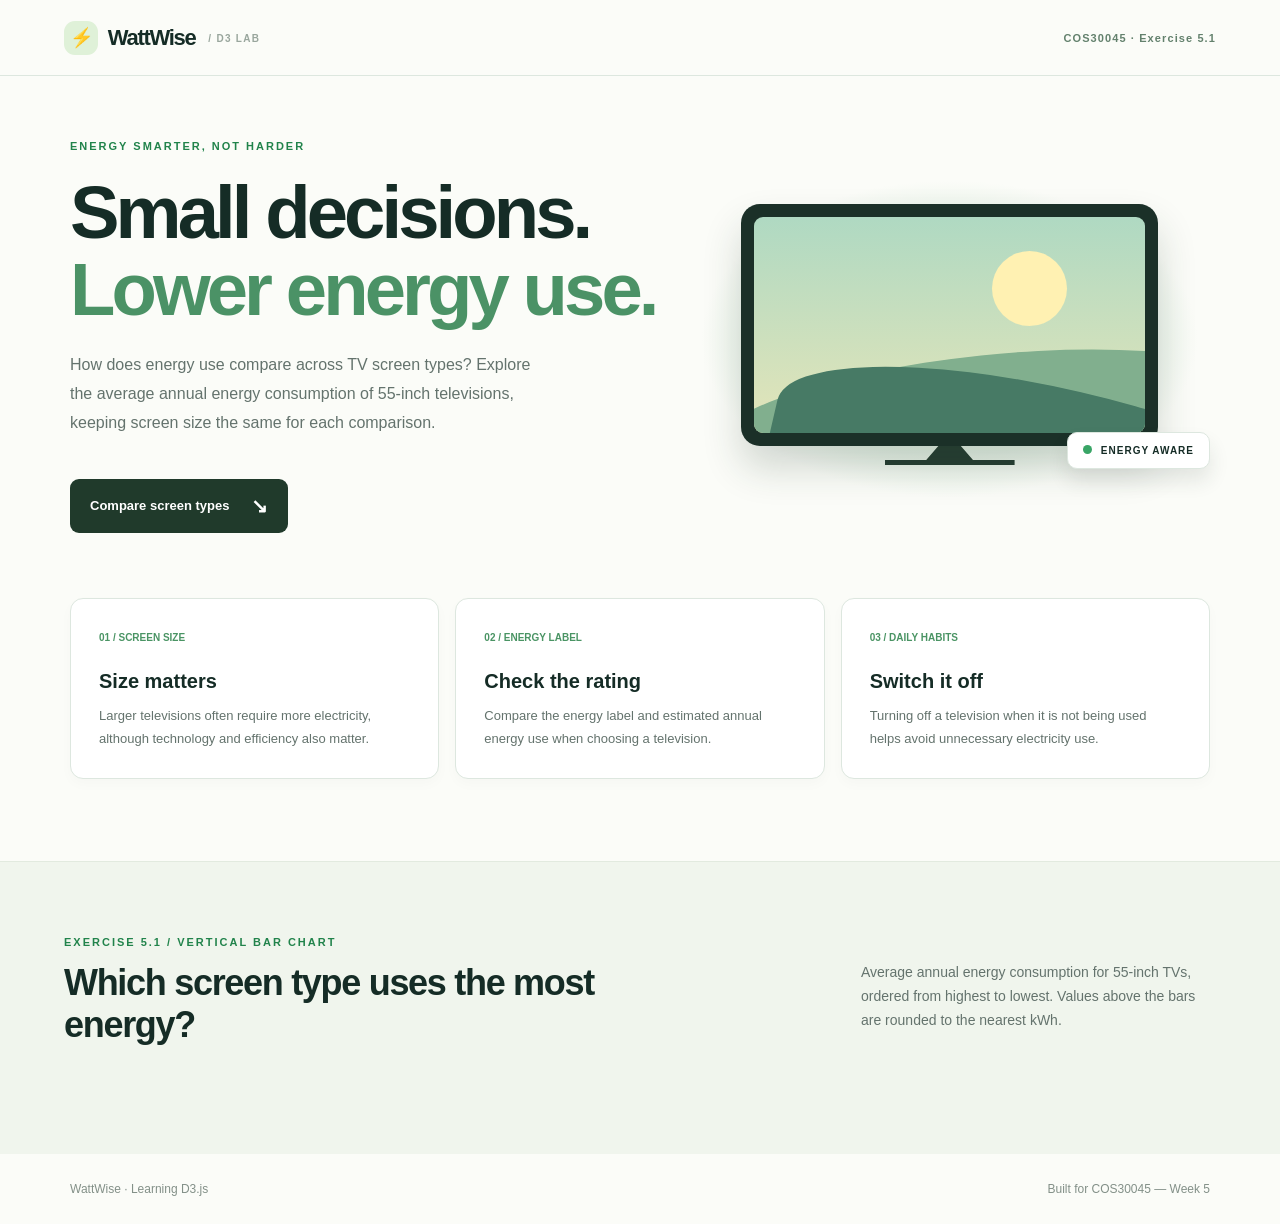
<file: ex5_1/index.html>
<!DOCTYPE html>
<html lang="en">
<head>
  <meta charset="UTF-8">
  <meta name="viewport" content="width=device-width, initial-scale=1.0">
  <meta name="description" content="Exercise 5.1: a responsive D3 vertical bar chart comparing average annual energy consumption for 55-inch TV screen types.">
  <title>TV Energy Guide | Exercise 5.1</title>
  <link rel="stylesheet" href="css/style.css">
  <!-- Load D3 before the chart code; defer preserves order after HTML parsing. -->
  <script src="https://d3js.org/d3.v7.min.js" defer></script>
  <script src="js/barChart.js" defer></script>
</head>
<body>
  <header class="site-header">
    <a class="brand" href="#home"><span class="brand-mark">⚡</span> WattWise <span class="brand-small">/ D3 LAB</span></a>
    <span class="header-tag">COS30045 · Exercise 5.1</span>
  </header>
  <main id="home">
    <section class="hero">
      <div class="hero-copy">
        <span class="eyebrow">ENERGY SMARTER, NOT HARDER</span>
        <h1>Small decisions.<br><span>Lower energy use.</span></h1>
        <p class="hero-description">How does energy use compare across TV screen types? Explore the average annual energy consumption of 55-inch televisions, keeping screen size the same for each comparison.</p>
        <a class="hero-link" href="#visualisation">Compare screen types <span aria-hidden="true">↘</span></a>
      </div>
      <div class="hero-graphic" aria-hidden="true">
        <div class="glow"></div>
        <div class="tv">
          <div class="tv-screen">
            <div class="hill hill-back"></div>
            <div class="hill hill-front"></div>
            <div class="screen-sun"></div>
          </div>
        </div>
        <div class="tv-stand"></div>
        <div class="energy-tag"><span class="energy-dot"></span> ENERGY AWARE</div>
      </div>
    </section>
    <section class="insights" aria-label="Energy tips">
      <article class="insight-card">
        <span class="card-number">01 / SCREEN SIZE</span>
        <h2>Size matters</h2>
        <p>Larger televisions often require more electricity, although technology and efficiency also matter.</p>
      </article>
      <article class="insight-card">
        <span class="card-number">02 / ENERGY LABEL</span>
        <h2>Check the rating</h2>
        <p>Compare the energy label and estimated annual energy use when choosing a television.</p>
      </article>
      <article class="insight-card">
        <span class="card-number">03 / DAILY HABITS</span>
        <h2>Switch it off</h2>
        <p>Turning off a television when it is not being used helps avoid unnecessary electricity use.</p>
      </article>
    </section>
    <section class="lab-section" id="visualisation" aria-labelledby="lab-title">
      <div class="lab-heading">
        <div>
          <span class="panel-kicker">EXERCISE 5.1 / VERTICAL BAR CHART</span>
          <h2 id="lab-title">Which screen type uses the most energy?</h2>
        </div>
        <p>Average annual energy consumption for 55-inch TVs, ordered from highest to lowest. Values above the bars are rounded to the nearest kWh.</p>
      </div>
      <!-- A unique target keeps this chart separate from later exercises. -->
      <div id="bar-chart" class="responsive-svg-container"></div>
      <p id="chart-error" role="alert" hidden></p>
      <noscript><p>Enable JavaScript to display the screen type energy chart.</p></noscript>
    </section>
  </main>
  <footer><span>WattWise · Learning D3.js</span><span>Built for COS30045 — Week 5</span></footer>
</body>
</html>
</file>
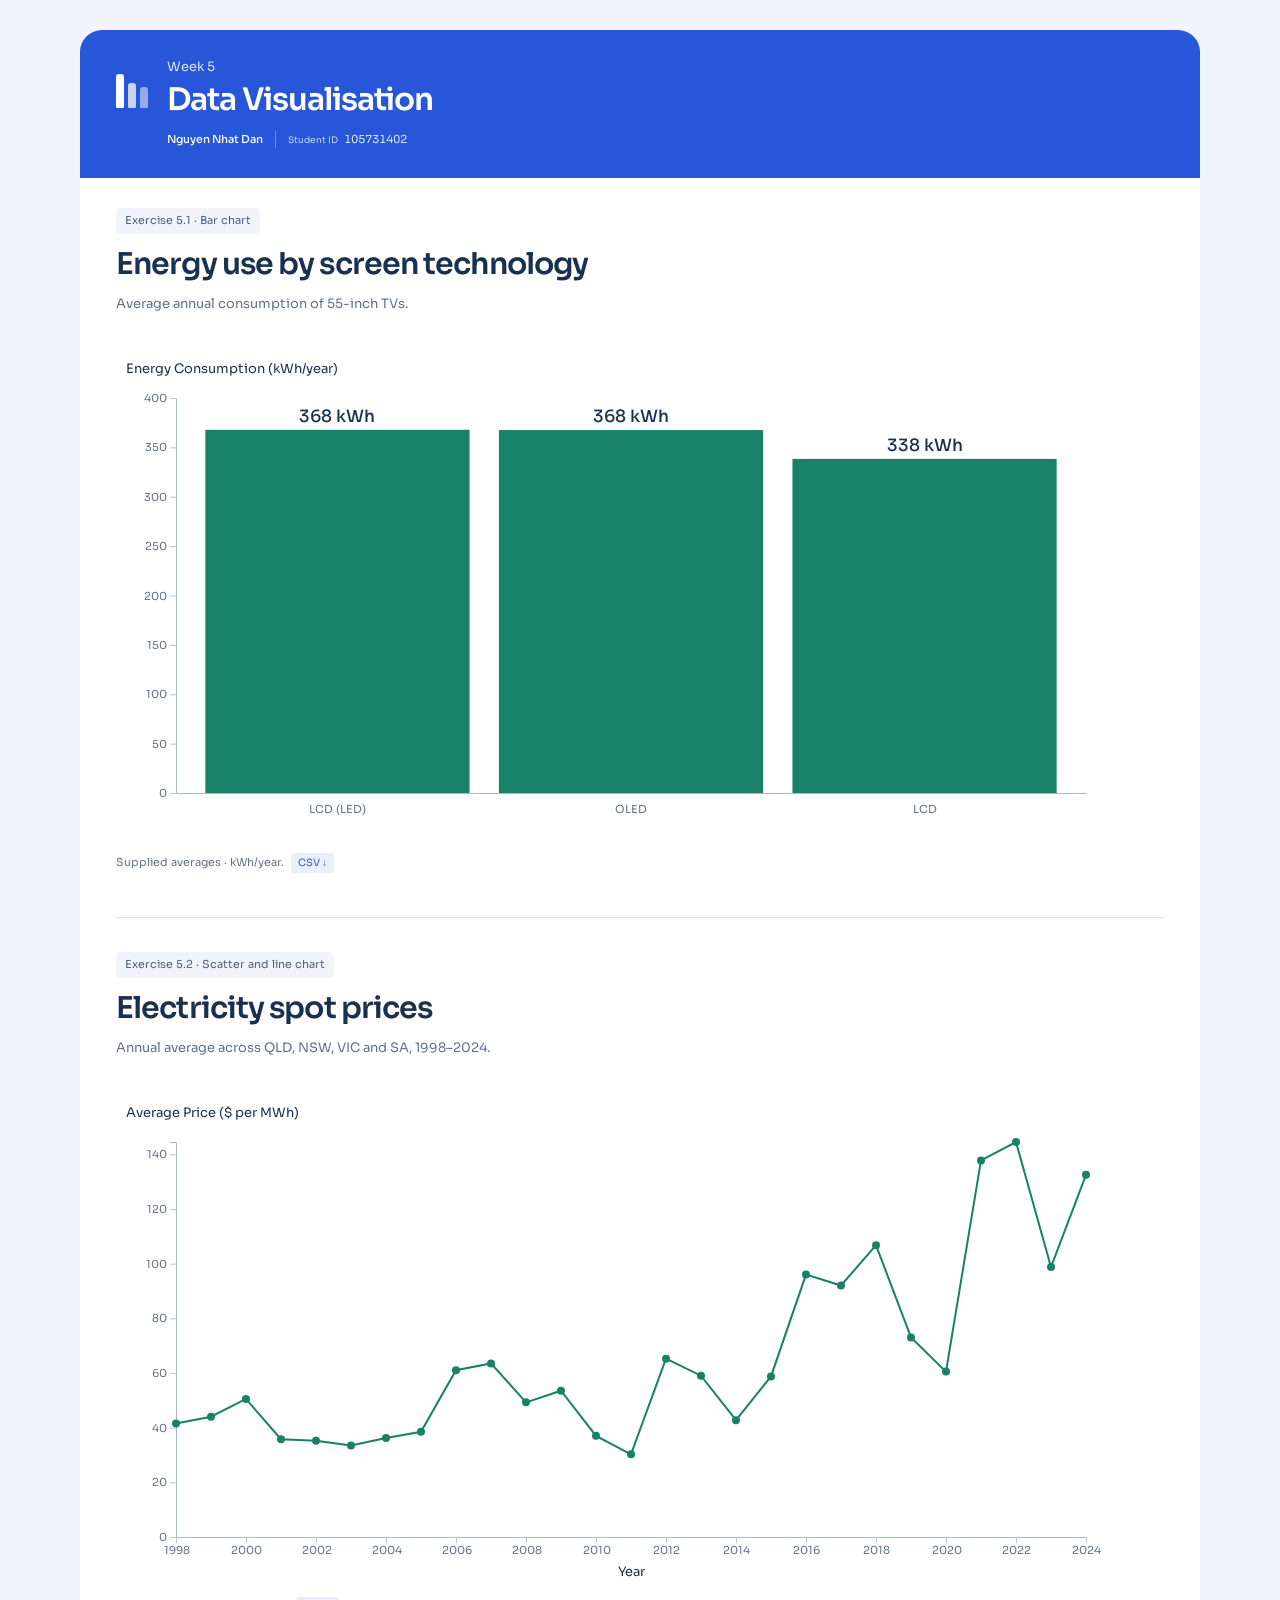
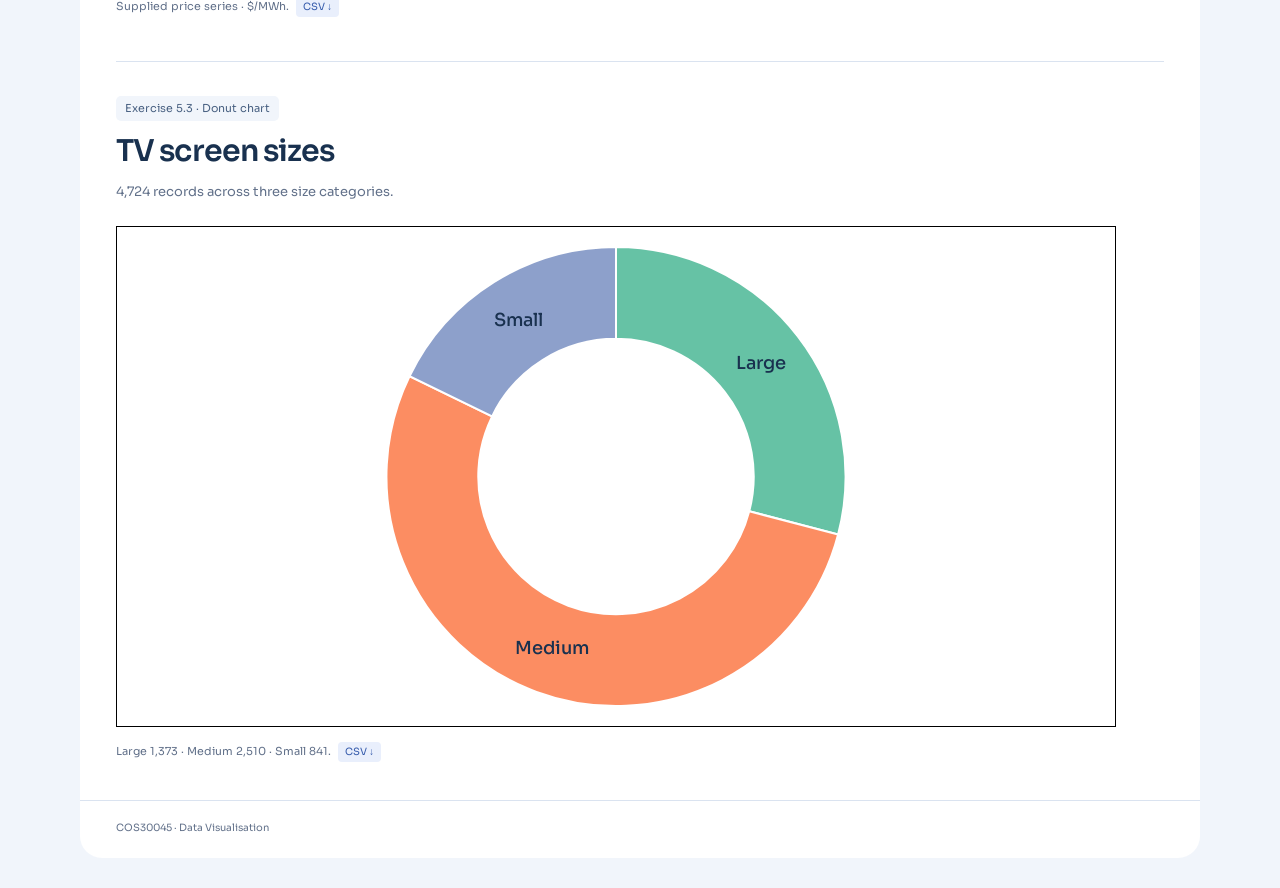
<file: ex5_3/index.html>
<!doctype html>
<html lang="en">
<head>
  <meta charset="utf-8">
  <meta name="viewport" content="width=device-width, initial-scale=1">
  <meta name="description" content="COS30045 final Week 5 data visualisation exercises.">
  <title>Week 5 - Data Visualisation</title>
  <link rel="stylesheet" href="assets/site.css">
  <script defer src="assets/d3.v7.min.js"></script><script defer src="js/barChart.js"></script><script defer src="js/lineChart.js"></script><script defer src="js/donutChart.js"></script>
</head>
<body class="week-5 standalone">
  <a class="skip-link" href="#main">Skip to charts</a>
  <header class="site-header">
    <div class="site-identity">
      <h1 class="site-title"><a href="#main"><span class="brand-mark" aria-hidden="true"><i></i><i></i><i></i></span><span><span class="demo-name">Week 5</span><span class="demo-subject">Data Visualisation</span></span></a></h1>
      <p class="author-credit"><span class="author-name">Nguyen Nhat Dan</span><span class="author-id"><span class="author-id-label">Student ID</span> <span>105731402</span></span></p>
    </div>
    
  </header>
  <main id="main">
    <section class="exercise" aria-labelledby="energy-heading">
      <p class="kicker">Exercise 5.1 · Bar chart</p>
      <h2 id="energy-heading">Energy use by screen technology</h2>
      <p class="subtitle">Average annual consumption of 55-inch TVs.</p>
      <div id="bar-chart" class="chart" tabindex="0" aria-label="Screen technology bar chart, horizontally scrollable on small screens"></div>
      <p id="chart-error" class="error" role="alert" hidden></p>
      <p class="source note-mobile">Supplied averages · kWh/year. <a class="data-link" href="data/screenTypeEnergy55inch.csv" download>CSV ↓</a></p>
    </section>
    <section class="exercise" aria-labelledby="price-heading">
      <p class="kicker">Exercise 5.2 · Scatter and line chart</p>
      <h2 id="price-heading">Electricity spot prices</h2>
      <p class="subtitle">Annual average across QLD, NSW, VIC and SA, 1998–2024.</p>
      <div id="line-chart" class="chart" tabindex="0" aria-label="Electricity price line chart, horizontally scrollable on small screens"></div>
      <p id="line-chart-error" class="error" role="alert" hidden></p>
      <p class="source note-mobile">Supplied price series · $/MWh. <a class="data-link" href="data/ARE_Spot_Prices.csv" download>CSV ↓</a></p>
    </section>
    <section class="exercise" aria-labelledby="size-heading">
      <p class="kicker">Exercise 5.3 · Donut chart</p>
      <h2 id="size-heading">TV screen sizes</h2>
      <p class="subtitle">4,724 records across three size categories.</p>
      <div id="donut-chart" class="chart" tabindex="0" aria-label="TV screen size donut chart, horizontally scrollable on small screens"></div>
      <p id="donut-chart-error" class="error" role="alert" hidden></p>
      <p class="source note-mobile">Large 1,373 · Medium 2,510 · Small 841. <a class="data-link" href="data/sizeCount.csv" download>CSV ↓</a></p>
    </section>
    <noscript><p>Enable JavaScript to display the charts.</p></noscript>
  </main>
  <footer><span>COS30045 · Data Visualisation</span></footer>
</body>
</html>
</file>
<file: ex5_1/css/style.css>
:root {
  --ink: #152c26;
  --muted: #64736d;
  --green: #21834b;
  --line: #dde7df;
  --paper: #fbfcf8;
}

* {
  box-sizing: border-box;
}

html {
  scroll-behavior: smooth;
}

body {
  margin: 0;
  background: var(--paper);
  color: var(--ink);
  font-family: Arial, Helvetica, sans-serif;
}

a {
  color: inherit;
}

/* Existing Energy Consumption website layout. */
.site-header {
  height: 76px;
  display: flex;
  justify-content: space-between;
  align-items: center;
  padding: 0 max(5%, calc((100% - 1200px) / 2));
  border-bottom: 1px solid var(--line);
}

.brand {
  text-decoration: none;
  font-size: 22px;
  font-weight: 800;
  letter-spacing: -1.3px;
}

.brand-mark {
  display: inline-flex;
  align-items: center;
  justify-content: center;
  background: #dff1d8;
  width: 34px;
  height: 34px;
  border-radius: 11px;
  font-size: 19px;
  margin-right: 5px;
}

.brand-small {
  color: #99a69d;
  font-size: 10px;
  letter-spacing: 1.3px;
  margin-left: 8px;
  vertical-align: middle;
}

.header-tag {
  font-size: 11px;
  letter-spacing: 1.1px;
  font-weight: 700;
  color: #63816d;
}

.hero {
  max-width: 1200px;
  margin: auto;
  min-height: 470px;
  display: grid;
  grid-template-columns: 1.07fr 0.93fr;
  align-items: center;
  gap: 20px;
  padding: 60px 30px 65px;
}

.eyebrow,
.panel-kicker {
  font-size: 11px;
  font-weight: 800;
  letter-spacing: 2px;
  color: var(--green);
}

h1 {
  font-size: clamp(46px, 5.8vw, 76px);
  line-height: 1.04;
  letter-spacing: -3.9px;
  margin: 20px 0 23px;
}

h1 span {
  color: #4b9266;
}

.hero-description {
  max-width: 485px;
  font-size: 16px;
  line-height: 1.8;
  color: var(--muted);
}

.hero-link {
  margin-top: 25px;
  display: inline-flex;
  gap: 22px;
  align-items: center;
  background: #203a2b;
  color: white;
  padding: 15px 20px;
  text-decoration: none;
  border-radius: 9px;
  font-weight: 700;
  font-size: 13px;
}

.hero-link span {
  font-size: 20px;
}

.hero-graphic {
  min-height: 330px;
  position: relative;
  display: flex;
  flex-direction: column;
  align-items: center;
  justify-content: center;
}

.glow {
  position: absolute;
  inset: 10px 10px 0;
  background: radial-gradient(ellipse, #d7ebd8 0%, #e8f3e8 52%, transparent 70%);
  border-radius: 50%;
}

.tv {
  position: relative;
  z-index: 2;
  background: #1b3028;
  padding: 13px;
  border-radius: 19px;
  width: 80%;
  max-width: 420px;
  box-shadow: 0 22px 38px #203b2930;
  aspect-ratio: 1.72;
}

.tv-screen {
  position: relative;
  height: 100%;
  overflow: hidden;
  border-radius: 9px;
  background: linear-gradient(#afd9c2, #e4e5b9);
}

.screen-sun {
  position: absolute;
  top: 16%;
  right: 20%;
  width: 75px;
  height: 75px;
  border-radius: 50%;
  background: #fff1b2;
}

.hill {
  position: absolute;
  border-radius: 50% 50% 0 0;
  width: 150%;
  height: 70%;
  left: -15%;
}

.hill-back {
  background: #81af8e;
  bottom: -34%;
  transform: rotate(-6deg);
}

.hill-front {
  background: #477a65;
  bottom: -50%;
  left: 4%;
  transform: rotate(13deg);
}

.tv-stand {
  z-index: 1;
  width: 130px;
  height: 20px;
  background: #263d32;
  clip-path: polygon(42% 0, 58% 0, 68% 75%, 100% 75%, 100% 100%, 0 100%, 0 75%, 32% 75%);
  margin-top: -1px;
}

.energy-tag {
  position: absolute;
  z-index: 3;
  right: 0;
  bottom: 30px;
  background: #fff;
  padding: 12px 15px;
  border: 1px solid var(--line);
  box-shadow: 0 12px 20px #273a2d1c;
  border-radius: 10px;
  font-size: 10px;
  font-weight: 800;
  letter-spacing: 1px;
}

.energy-dot {
  display: inline-block;
  width: 9px;
  height: 9px;
  background: #39a566;
  border-radius: 50%;
  margin-right: 5px;
}

.insights {
  max-width: 1200px;
  margin: auto;
  display: grid;
  grid-template-columns: repeat(3, 1fr);
  gap: 16px;
  padding: 0 30px 82px;
}

.insight-card {
  border: 1px solid var(--line);
  background: white;
  padding: 28px;
  border-radius: 13px;
  box-shadow: 0 5px 13px #263b2b06;
}

.card-number {
  font-size: 10px;
  color: #4a9464;
  font-weight: 800;
}

.insight-card h2 {
  font-size: 20px;
  margin: 25px 0 12px;
}

.insight-card p {
  font-size: 13px;
  color: var(--muted);
  line-height: 1.75;
  margin: 0;
}

/* Exercise 5.1: keep the chart within the existing energy guide layout. */
.lab-section {
  background: #f0f5ed;
  border-top: 1px solid #e2eadf;
  padding: 70px max(5%, calc((100% - 1200px) / 2)) 80px;
}

.lab-heading {
  display: flex;
  gap: 50px;
  align-items: end;
  justify-content: space-between;
  max-width: 1200px;
  margin: 0 auto 28px;
}

.lab-heading h2 {
  font-size: 36px;
  letter-spacing: -1.3px;
  margin: 12px 0 0;
  max-width: 620px;
}

.lab-heading p {
  max-width: 355px;
  font-size: 14px;
  line-height: 1.7;
  color: var(--muted);
  flex-shrink: 0;
}

/* Centre the chart and limit its width within the page layout. */
.responsive-svg-container {
  margin-right: auto;
  margin-left: auto;
  width: 100%;
  max-width: 1000px;
  background: white;
}

/* The viewBox scales bars, axes and labels together without changing proportions. */
.responsive-svg-container svg {
  display: block;
  width: 100%;
  height: auto;
}

.responsive-svg-container text {
  fill: var(--ink);
  font-size: 13px;
}

.responsive-svg-container .bar {
  fill: green;
}

.responsive-svg-container .x-axis text {
  font-size: 17px;
}

.responsive-svg-container .axis-label {
  font-size: 18px;
}

.responsive-svg-container .value-label {
  font-size: 15px;
}

footer {
  max-width: 1200px;
  margin: auto;
  padding: 28px 30px;
  display: flex;
  justify-content: space-between;
  color: #839088;
  font-size: 12px;
}

@media (max-width: 750px) {
  .site-header {
    padding: 0 20px;
  }

  .header-tag {
    display: none;
  }

  .hero {
    grid-template-columns: 1fr;
    padding: 55px 20px;
  }

  .hero-graphic {
    min-height: 290px;
  }

  .insights {
    grid-template-columns: 1fr;
    padding: 0 20px 55px;
  }

  .lab-section {
    padding: 55px 20px;
  }

  .lab-heading {
    display: block;
  }

  /* Compensate for the SVG shrinking so chart labels remain legible on phones. */
  .responsive-svg-container .x-axis text,
  .responsive-svg-container .value-label,
  .responsive-svg-container .axis-label {
    font-size: 30px;
  }

  .responsive-svg-container .y-axis text {
    font-size: 26px;
  }

  h1 {
    letter-spacing: -2px;
  }

  footer {
    padding: 28px 20px;
  }
}
</file>
<file: ex5_3/assets/site.css>
@font-face {
  font-family: "Sora";
  src: url("fonts/Sora-Variable.ttf") format("truetype");
  font-weight: 100 800;
  font-style: normal;
  font-display: swap;
}

:root {
  color-scheme: light;
  --canvas: #f1f5fb;
  --paper: #ffffff;
  --ink: #19314f;
  --muted: #62718a;
  --accent: #2856d8;
  --mist: #e9effc;
  --line: #dae3f0;
  --font: "Sora", "Trebuchet MS", sans-serif;
}

* { box-sizing: border-box; }
body { margin: 0; padding: 30px 24px 0; background: var(--canvas); color: var(--ink); font: 14px/1.6 var(--font); }
a { color: inherit; text-underline-offset: 4px; }
a:hover { color: var(--accent); }
button, a { -webkit-tap-highlight-color: transparent; }
:focus-visible { outline: 3px solid #527df2; outline-offset: 4px; }
[hidden] { display: none !important; }
.skip-link { position: absolute; top: -80px; left: 24px; padding: 10px; background: white; z-index: 10; }
.skip-link:focus { top: 8px; }
.site-header, main, footer { width: min(100%, 1120px); margin-inline: auto; }

.site-header {
  display: flex;
  justify-content: space-between;
  align-items: center;
  gap: 24px;
  padding: 30px 36px;
  background: var(--accent);
  color: white;
  border-radius: 22px 22px 0 0;
}
.site-title { margin: 0; font-size: 31px; line-height: 1.15; font-weight: 600; letter-spacing: -1.1px; }
.site-title a { display: flex; align-items: center; gap: 17px; text-decoration: none; }
.site-title a:hover { color: white; }
.site-identity { min-width: 0; }
.author-credit { display: flex; flex-wrap: wrap; align-items: baseline; gap: 5px 12px; margin: 13px 0 0; padding-left: 51px; font-size: 11px; line-height: 1.6; letter-spacing: 0; }
.author-name { color: white; font-weight: 500; }
.author-id { display: inline-flex; gap: 6px; align-items: baseline; padding-left: 12px; border-left: 1px solid rgb(255 255 255 / 30%); color: #e2eaff; font-variant-numeric: tabular-nums; white-space: nowrap; }
.author-id-label { color: #c6d7ff; font-size: 9px; }
.demo-name { display: block; margin-bottom: 7px; font-size: 13px; font-weight: 400; letter-spacing: 0; color: #dce6ff; }
.demo-subject { display: block; }
.brand-mark { display: flex; align-items: flex-end; gap: 4px; width: 34px; height: 38px; flex-shrink: 0; }
.brand-mark i { width: 8px; border-radius: 3px 3px 1px 1px; background: white; }
.brand-mark i:nth-child(1) { height: 34px; }
.brand-mark i:nth-child(2) { height: 24.45px; opacity: .75; }
.brand-mark i:nth-child(3) { height: 21px; opacity: .5; }
.week-nav { display: flex; gap: 7px; flex-shrink: 0; }
.week-nav a { min-width: 108px; padding: 12px 16px; border-radius: 10px; color: white; text-decoration: none; background: rgb(255 255 255 / 9%); font-size: 15px; font-weight: 500; transition: background-color 150ms ease; }
.week-nav a:hover { background: rgb(255 255 255 / 19%); }
.week-nav a[aria-current="page"] { background: white; color: var(--accent); }
.week-topic { display: block; margin-top: 3px; font-size: 10px; font-weight: 400; opacity: .84; }
.site-header :focus-visible { outline-color: white; }

main { min-height: 360px; padding: 30px 36px 38px; background: var(--paper); }
.stage-nav { display: flex; flex-wrap: wrap; gap: 6px; margin: -4px 0 30px; padding-bottom: 23px; border-bottom: 1px solid var(--line); font-size: 12px; }
.stage-nav a { padding: 7px 10px; color: var(--muted); border-radius: 6px; text-decoration: none; }
.stage-nav a:hover { background: #f4f7fd; color: var(--accent); }
.stage-nav a[aria-current="page"] { color: var(--accent); background: var(--mist); font-weight: 600; }
.stage-number { margin-right: 5px; font-variant-numeric: tabular-nums; opacity: .7; }
.exercise + .exercise { margin-top: 44px; padding-top: 34px; border-top: 1px solid var(--line); }
.kicker { display: inline-block; margin: 0 0 12px; padding: 4px 9px; border-radius: 5px; color: #496182; background: #f1f5fb; font-size: 11px; font-weight: 400; }
h2 { max-width: 30ch; margin: 0; font-size: clamp(24px, 2.8vw, 30px); line-height: 1.25; font-weight: 600; letter-spacing: -.9px; }
.subtitle { max-width: 65ch; margin: 10px 0 22px; color: var(--muted); font-size: 13px; line-height: 1.75; }
.chart { width: 100%; max-width: 1000px; min-width: 0; margin-top: 22px; }
.chart svg { display: block; width: 100%; height: auto; font-family: var(--font); overflow: visible; }
.brand-section { display: grid; grid-template-columns: 230px minmax(0, 1fr); grid-template-rows: auto 1fr; column-gap: 48px; }
.exercise-intro { grid-column: 1; grid-row: 1; padding-top: 14px; }
.brand-section .source { grid-column: 1; grid-row: 2; align-self: end; margin-bottom: 10px; }
.brand-section .error { grid-column: 1; }
.brand-chart { grid-column: 2; grid-row: 1 / span 2; max-width: 590px; margin: 0 auto; }
.brand-chart text { font-size: 12px; fill: var(--ink); }
.brand-chart .bar-and-label rect { fill: var(--accent); transition: opacity 120ms ease; }
.week6-chart { max-width: 900px; }
.axis-label { font: 13px var(--font); fill: var(--ink); }
.x-axis, .y-axis { color: var(--muted); font: 11px var(--font); }
.x-axis .domain, .y-axis .domain { stroke: #a9b8ca; }
.x-axis .tick line, .y-axis .tick line { stroke: #b8c5d5; }
.value-label { font-size: 17px; font-weight: 500; fill: var(--ink); }
.donut-label { font-size: 18px; font-weight: 500; fill: #19314f; }
.legend text { font: 12px var(--font); fill: var(--ink); }
#bar-chart .bar { fill: #198166; transition: opacity 120ms ease; }
.price-line { stroke: #198166; stroke-width: 2px; }
.price-point { fill: #198166; }
#histogram rect { fill: #64758c; }
.chart-tools { display: flex; align-items: center; flex-wrap: wrap; gap: 12px 18px; margin-top: 20px; }
#filters_screen { display: flex; gap: 4px; flex-wrap: wrap; padding: 5px; border-radius: 10px; background: #f0f4fb; }
.filter { border: none; border-radius: 7px; padding: 8px 17px; background: transparent; color: var(--muted); cursor: pointer; font: 12px/1.4 var(--font); transition: background-color 150ms ease, color 150ms ease; }
.filter:hover { color: var(--accent); background: white; }
.filter.active { color: white; background: var(--accent); }
#filter-count { font-size: 12px; color: var(--muted); font-variant-numeric: tabular-nums; }
.tooltip text { font: 13px var(--font); }
.tooltip rect { fill: var(--ink); }
.source, .note { max-width: 78ch; margin: 15px 0 0; font-size: 11px; line-height: 1.8; color: var(--muted); }
.data-link { display: inline-block; margin-left: 4px; padding: 1px 7px; border-radius: 4px; background: var(--mist); color: #345aab; font-size: 10px; text-decoration: none; white-space: nowrap; }
.data-link:hover { background: #dce7ff; }
.error { padding: 12px 0; color: #9a2929; }
footer { display: flex; justify-content: space-between; flex-wrap: wrap; gap: 8px 20px; margin-bottom: 30px; padding: 19px 36px 22px; border-top: 1px solid var(--line); border-radius: 0 0 22px 22px; background: white; color: var(--muted); font-size: 10px; }
footer a { text-decoration-color: #b6c4d9; }
.svg-study { max-width: 1000px; margin-top: 24px; overflow: hidden; border-radius: 10px; }
.svg-study svg { display: block; width: 100%; height: auto; }
.window { fill: #9ed8f5; stroke: #263238; stroke-width: 4; }
.flower-stem { stroke: #2f6b35; stroke-width: 3; }
.flower { fill: #f46b8a; }
.leaf { fill: #4e984d; }

@media (hover: hover) {
  .brand-chart:hover .bar-and-label:not(:hover) rect { opacity: .45; }
  .brand-chart .bar-and-label:hover text { font-weight: 600; fill: var(--accent); }
  #bar-chart .bar:hover { opacity: .75; }
}
@media (max-width: 980px) {
  .site-header { flex-wrap: wrap; }
  .week-nav { width: 100%; }
  .week-nav a { flex: 1; }
  .brand-section { grid-template-columns: 190px minmax(0, 1fr); column-gap: 24px; }
}
@media (max-width: 740px) {
  body { padding: 16px 14px 0; }
  .site-header { padding: 25px 24px; border-radius: 16px 16px 0 0; }
  .site-title { font-size: 28px; }
  main { padding: 25px 24px 30px; }
  .brand-section { display: block; }
  .exercise-intro { padding-top: 0; }
  .brand-chart { margin-top: 25px; }
  .brand-section .source { margin-top: 18px; margin-bottom: 0; }
  .stage-nav { margin-bottom: 24px; gap: 4px; }
  .stage-nav a { padding: 6px 8px; font-size: 11px; }
  footer { padding: 18px 24px; margin-bottom: 16px; border-radius: 0 0 16px 16px; }
}
@media (max-width: 600px) {
  body { padding: 10px 10px 0; }
  .site-header { gap: 22px; padding: 24px 18px 18px; }
  .site-title { font-size: 25px; letter-spacing: -.8px; }
  .site-title a { gap: 13px; }
  .author-credit { padding-left: 43px; margin-top: 12px; gap: 3px 9px; font-size: 10px; }
  .author-id { padding-left: 9px; }
  .author-id-label { font-size: 8px; }
  .brand-mark { transform: scale(.85); transform-origin: left center; width: 30px; }
  .week-nav { gap: 5px; }
  .week-nav a { min-width: 0; padding: 10px 11px; font-size: 13px; }
  .week-topic { font-size: 9px; }
  main { padding: 23px 18px 28px; }
  h2 { font-size: 24px; }
  .kicker { font-size: 10px; }
  .chart { overflow-x: auto; overflow-y: hidden; padding: 4px 2px 12px; }
  .chart svg { min-width: 620px; }
  .brand-chart svg { min-width: 430px; }
  .week6-chart svg { min-width: 650px; }
  .note-mobile::after { content: ' Swipe charts horizontally for labels.'; }
  .exercise + .exercise { margin-top: 30px; padding-top: 27px; }
  .filter { padding: 8px 13px; }
  footer { padding-inline: 18px; }
}
@media (prefers-reduced-motion: reduce) {
  *, *::before, *::after { scroll-behavior: auto !important; transition: none !important; }
}
</file>
